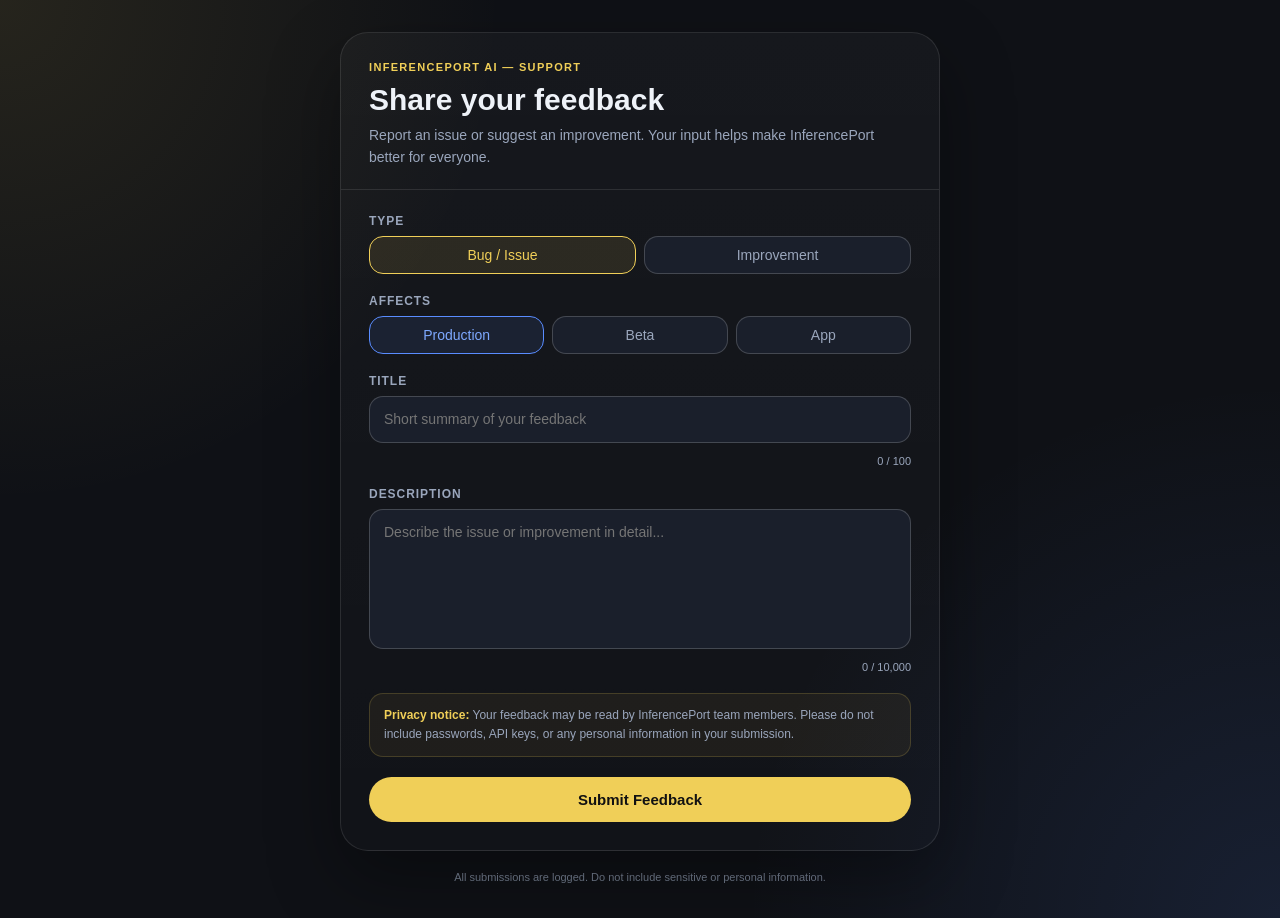
<file: feedback.html>
<!DOCTYPE html>
<html lang="en">
<head>
<meta charset="UTF-8" />
<meta name="viewport" content="width=device-width, initial-scale=1.0" />
<title>InferencePort — Feedback & Support</title>
<style>
  :root {
    color-scheme: dark;
    --bg: #0f1116;
    --panel: rgba(20, 24, 32, 0.9);
    --panel-2: rgba(28, 34, 46, 0.88);
    --border: rgba(255,255,255,0.1);
    --border-strong: rgba(255,255,255,0.18);
    --text: #eef2f8;
    --muted: #9aa6bc;
    --accent: #f0cf58;
    --danger: #f87171;
    --success: #34d399;
    --shadow: 0 28px 70px rgba(0,0,0,0.35);
  }
  * { box-sizing: border-box; margin: 0; padding: 0; }
  *::-webkit-scrollbar { width: 8px; }
  *::-webkit-scrollbar-track { background: transparent; }
  *::-webkit-scrollbar-thumb { border-radius: 999px; background: rgba(255,255,255,0.15); }
  body {
    min-height: 100vh;
    font-family: "Geist", "Segoe UI", sans-serif;
    background:
      radial-gradient(circle at top left, rgba(240,207,88,0.1), transparent 32%),
      radial-gradient(circle at bottom right, rgba(89,140,255,0.12), transparent 34%),
      var(--bg);
    color: var(--text);
    display: flex;
    align-items: center;
    justify-content: center;
    padding: 32px 16px;
  }

  .page {
    width: 100%;
    max-width: 600px;
  }

  .shell {
    border: 1px solid var(--border);
    border-radius: 28px;
    background: linear-gradient(180deg, rgba(255,255,255,0.03), rgba(255,255,255,0.01));
    box-shadow: var(--shadow);
    overflow: hidden;
  }

  .hero {
    padding: 28px 28px 20px;
    border-bottom: 1px solid var(--border);
  }

  .eyebrow {
    font-size: 11px;
    font-weight: 700;
    letter-spacing: 0.12em;
    text-transform: uppercase;
    color: var(--accent);
    margin-bottom: 10px;
  }

  .hero h1 {
    font-size: clamp(22px, 4vw, 30px);
    line-height: 1.1;
    font-weight: 600;
    margin-bottom: 8px;
  }

  .hero p {
    color: var(--muted);
    font-size: 14px;
    line-height: 1.6;
  }

  .content {
    padding: 24px 28px 28px;
  }

  .field-group {
    display: flex;
    flex-direction: column;
    gap: 20px;
  }

  .field {
    display: flex;
    flex-direction: column;
    gap: 8px;
  }

  label {
    font-size: 12px;
    font-weight: 700;
    letter-spacing: 0.08em;
    text-transform: uppercase;
    color: var(--muted);
  }

  .toggle-row {
    display: flex;
    gap: 8px;
  }

  .toggle-btn {
    flex: 1;
    padding: 10px 16px;
    border-radius: 14px;
    border: 1px solid var(--border-strong);
    background: var(--panel-2);
    color: var(--muted);
    font: inherit;
    font-size: 14px;
    font-weight: 500;
    cursor: pointer;
    transition: all 180ms ease;
    text-align: center;
  }

  .toggle-btn:hover {
    border-color: rgba(255,255,255,0.28);
    color: var(--text);
  }

  .toggle-btn.active {
    border-color: var(--accent);
    background: rgba(240,207,88,0.1);
    color: var(--accent);
  }

  .toggle-btn.active-blue {
    border-color: #598cff;
    background: rgba(89,140,255,0.1);
    color: #7ea9ff;
  }

  input[type="text"], textarea {
    width: 100%;
    padding: 12px 14px;
    border-radius: 14px;
    border: 1px solid var(--border-strong);
    background: var(--panel-2);
    color: var(--text);
    font: inherit;
    font-size: 14px;
    line-height: 1.5;
    transition: border-color 160ms ease;
    resize: none;
    outline: none;
  }

  input[type="text"]:focus, textarea:focus {
    border-color: rgba(240,207,88,0.5);
  }

  textarea {
    min-height: 140px;
  }

  .char-count {
    font-size: 11px;
    color: var(--muted);
    text-align: right;
    margin-top: 4px;
    transition: color 160ms ease;
  }

  .char-count.near-limit { color: #f59e0b; }
  .char-count.at-limit { color: var(--danger); }

  .privacy-note {
    padding: 12px 14px;
    border-radius: 14px;
    border: 1px solid rgba(240,207,88,0.18);
    background: rgba(240,207,88,0.06);
    font-size: 12px;
    color: var(--muted);
    line-height: 1.6;
  }

  .privacy-note strong {
    color: var(--accent);
    font-weight: 600;
  }

  .submit-btn {
    width: 100%;
    padding: 14px;
    border-radius: 999px;
    border: 0;
    background: var(--accent);
    color: #111;
    font: inherit;
    font-size: 15px;
    font-weight: 700;
    cursor: pointer;
    transition: transform 160ms ease, opacity 160ms ease;
  }

  .submit-btn:hover { transform: translateY(-1px); opacity: 0.92; }
  .submit-btn:active { transform: scale(0.98); }
  .submit-btn:disabled { cursor: not-allowed; opacity: 0.45; transform: none; }

  /* Success screen */
  .success-screen {
    display: none;
    flex-direction: column;
    align-items: center;
    padding: 40px 28px 36px;
    text-align: center;
    gap: 20px;
  }

  .success-screen.visible { display: flex; }

  .checkmark-wrap {
    width: 88px;
    height: 88px;
    border-radius: 50%;
    background: rgba(52,211,153,0.12);
    border: 2px solid rgba(52,211,153,0.35);
    display: flex;
    align-items: center;
    justify-content: center;
    animation: popIn 400ms cubic-bezier(0.34,1.56,0.64,1) both;
  }

  @keyframes popIn {
    from { transform: scale(0.5); opacity: 0; }
    to { transform: scale(1); opacity: 1; }
  }

  .checkmark {
    width: 40px;
    height: 40px;
    stroke: var(--success);
    fill: none;
    stroke-width: 3;
    stroke-linecap: round;
    stroke-linejoin: round;
  }

  .checkmark path {
    stroke-dasharray: 60;
    stroke-dashoffset: 60;
    animation: drawCheck 500ms ease 300ms forwards;
  }

  @keyframes drawCheck {
    to { stroke-dashoffset: 0; }
  }

  .success-title {
    font-size: 26px;
    font-weight: 600;
    line-height: 1.1;
  }

  .success-sub {
    font-size: 14px;
    color: var(--muted);
    line-height: 1.6;
    max-width: 340px;
  }

  .success-actions {
    display: flex;
    gap: 10px;
    width: 100%;
    flex-wrap: wrap;
  }

  .btn-outline {
    flex: 1;
    min-width: 140px;
    padding: 11px 16px;
    border-radius: 999px;
    border: 1px solid var(--border-strong);
    background: transparent;
    color: var(--text);
    font: inherit;
    font-size: 14px;
    font-weight: 600;
    cursor: pointer;
    transition: all 160ms ease;
    text-align: center;
    text-decoration: none;
    display: flex;
    align-items: center;
    justify-content: center;
  }

  .btn-outline:hover { background: rgba(255,255,255,0.06); border-color: rgba(255,255,255,0.28); }

  .btn-accent {
    flex: 1;
    min-width: 140px;
    padding: 11px 16px;
    border-radius: 999px;
    border: 0;
    background: var(--accent);
    color: #111;
    font: inherit;
    font-size: 14px;
    font-weight: 700;
    cursor: pointer;
    transition: all 160ms ease;
    text-align: center;
  }

  .btn-accent:hover { opacity: 0.88; transform: translateY(-1px); }

  .env-field {
    transition: opacity 200ms ease, max-height 200ms ease;
    overflow: hidden;
    max-height: 100px;
    opacity: 1;
  }
  .env-field.hidden-field {
    max-height: 0;
    opacity: 0;
    pointer-events: none;
  }

  .error-note {
    padding: 10px 14px;
    border-radius: 12px;
    border: 1px solid rgba(248,113,113,0.3);
    background: rgba(248,113,113,0.08);
    font-size: 13px;
    color: var(--danger);
    display: none;
  }

  .error-note.visible { display: block; }

  .disclaimer {
    margin-top: 18px;
    font-size: 11px;
    color: rgba(154,166,188,0.6);
    text-align: center;
    line-height: 1.5;
  }
</style>
</head>
<body>
<div class="page">
  <div class="shell">
    <div class="hero">
      <div class="eyebrow">InferencePort AI &mdash; Support</div>
      <h1>Share your feedback</h1>
      <p>Report an issue or suggest an improvement. Your input helps make InferencePort better for everyone.</p>
    </div>

    <div id="formSection" class="content">
      <div class="field-group">

        <div class="field">
          <label>Type</label>
          <div class="toggle-row">
            <button class="toggle-btn active" id="btnIssue" onclick="setType('issue')">Bug / Issue</button>
            <button class="toggle-btn" id="btnImprovement" onclick="setType('improvement')">Improvement</button>
          </div>
        </div>

        <div class="field env-field" id="envField">
          <label>Affects</label>
          <div class="toggle-row">
            <button class="toggle-btn active-blue" id="btnProduction" onclick="setEnv('production')">Production</button>
            <button class="toggle-btn" id="btnBeta" onclick="setEnv('beta')">Beta</button>
            <button class="toggle-btn" id="btnApp" onclick="setEnv('app')">App</button>
          </div>
        </div>

        <div class="field">
          <label>Title</label>
          <input type="text" id="titleInput" placeholder="Short summary of your feedback" maxlength="100" oninput="updateCharCount('titleInput','titleCount',100)" />
          <div class="char-count" id="titleCount">0 / 100</div>
        </div>

        <div class="field">
          <label>Description</label>
          <textarea id="bodyInput" placeholder="Describe the issue or improvement in detail..." maxlength="10000" oninput="updateCharCount('bodyInput','bodyCount',10000)"></textarea>
          <div class="char-count" id="bodyCount">0 / 10,000</div>
        </div>

        <div class="privacy-note">
          <strong>Privacy notice:</strong> Your feedback may be read by InferencePort team members. Please do not include passwords, API keys, or any personal information in your submission.
        </div>

        <div class="error-note" id="errorNote"></div>

        <button class="submit-btn" id="submitBtn" onclick="submitFeedback()">Submit Feedback</button>
      </div>
    </div>

    <div id="successSection" class="success-screen">
      <div class="checkmark-wrap">
        <svg class="checkmark" viewBox="0 0 44 44">
          <path d="M10 22 L19 31 L34 14" />
        </svg>
      </div>
      <div>
        <div class="success-title">Thank you!</div>
      </div>
      <div class="success-sub">We value your feedback. Your ticket has been submitted and will be reviewed by our team.</div>
      <div class="success-actions">
        <a id="backToChat" href="#" class="btn-outline">Back to Chat</a>        <button class="btn-accent" onclick="resetForm()">Submit Another Ticket</button>
      </div>
    </div>
  </div>
  <div class="disclaimer">All submissions are logged. Do not include sensitive or personal information.</div>
</div>

<script>
  (function () {
    const isChatRoute = location.pathname.startsWith('/chat');
    const basePath = isChatRoute ? '/chat/' : '/';

    document.getElementById('backToChat').href = basePath;
  })();
</script>

<script>
  let currentType = 'issue';
  let currentEnv = 'production';

  document.addEventListener('DOMContentLoaded', updateEnvButtons);

  function setType(type) {
    currentType = type;
    document.getElementById('btnIssue').className = 'toggle-btn' + (type === 'issue' ? ' active' : '');
    document.getElementById('btnImprovement').className = 'toggle-btn' + (type === 'improvement' ? ' active' : '');
    const envField = document.getElementById('envField');
    envField.classList.remove('hidden-field');
    if (type === 'improvement' && currentEnv === 'beta') {
        setEnv('production');
    }
    updateEnvButtons();
  }

  function setEnv(env) {
    currentEnv = env;
    updateEnvButtons();
  }

  function updateEnvButtons() {
    const betaDisabled = currentType === 'improvement';
    const btnBeta = document.getElementById('btnBeta');
    btnBeta.disabled = betaDisabled;
    btnBeta.style.opacity = betaDisabled ? '0.35' : '';
    btnBeta.style.cursor = betaDisabled ? 'not-allowed' : '';
    btnBeta.style.pointerEvents = betaDisabled ? 'none' : '';

    document.getElementById('btnProduction').className = 'toggle-btn' + (currentEnv === 'production' ? ' active-blue' : '');
    document.getElementById('btnBeta').className = 'toggle-btn' + (currentEnv === 'beta' ? ' active-blue' : '');
    document.getElementById('btnApp').className = 'toggle-btn' + (currentEnv === 'app' ? ' active-blue' : '');
  }

  function updateCharCount(inputId, countId, max) {
    const input = document.getElementById(inputId);
    const counter = document.getElementById(countId);
    const len = input.value.length;
    const formatted = max >= 1000 ? `${len.toLocaleString()} / ${max.toLocaleString()}` : `${len} / ${max}`;
    counter.textContent = formatted;
    const ratio = len / max;
    counter.className = 'char-count' + (ratio >= 1 ? ' at-limit' : ratio >= 0.9 ? ' near-limit' : '');
  }

  function showError(msg) {
    const note = document.getElementById('errorNote');
    note.textContent = msg;
    note.classList.add('visible');
  }

  function clearError() {
    document.getElementById('errorNote').classList.remove('visible');
  }

  async function submitFeedback() {
    clearError();
    const title = document.getElementById('titleInput').value.trim();
    const body = document.getElementById('bodyInput').value.trim();

    if (!title) { showError('Please add a title before submitting.'); return; }
    if (!body) { showError('Please describe your feedback before submitting.'); return; }

    const btn = document.getElementById('submitBtn');
    btn.disabled = true;
    btn.textContent = 'Submitting…';

    try {
      const payload = {
        type: currentType,
        environment: currentType === 'issue' ? currentEnv : null,
        title,
        body,
      };

      const res = await fetch('/api/feedback/submit', {
        method: 'POST',
        headers: { 'Content-Type': 'application/json' },
        body: JSON.stringify(payload),
      });

      if (!res.ok) {
        const data = await res.json().catch(() => ({}));
        throw new Error(data.message || 'Submission failed. Please try again.');
      }

      document.getElementById('formSection').style.display = 'none';
      const success = document.getElementById('successSection');
      success.classList.add('visible');

    } catch (err) {
      showError(err.message || 'Something went wrong. Please try again.');
      btn.disabled = false;
      btn.textContent = 'Submit Feedback';
    }
  }

  function resetForm() {
    document.getElementById('titleInput').value = '';
    document.getElementById('bodyInput').value = '';
    updateCharCount('titleInput', 'titleCount', 100);
    updateCharCount('bodyInput', 'bodyCount', 10000);
    setType('issue');
    setEnv('production');
    clearError();
    document.getElementById('formSection').style.display = '';
    const success = document.getElementById('successSection');
    success.classList.remove('visible');
    document.getElementById('submitBtn').disabled = false;
    document.getElementById('submitBtn').textContent = 'Submit Feedback';
  }
</script>
</body>
</html>
</file>
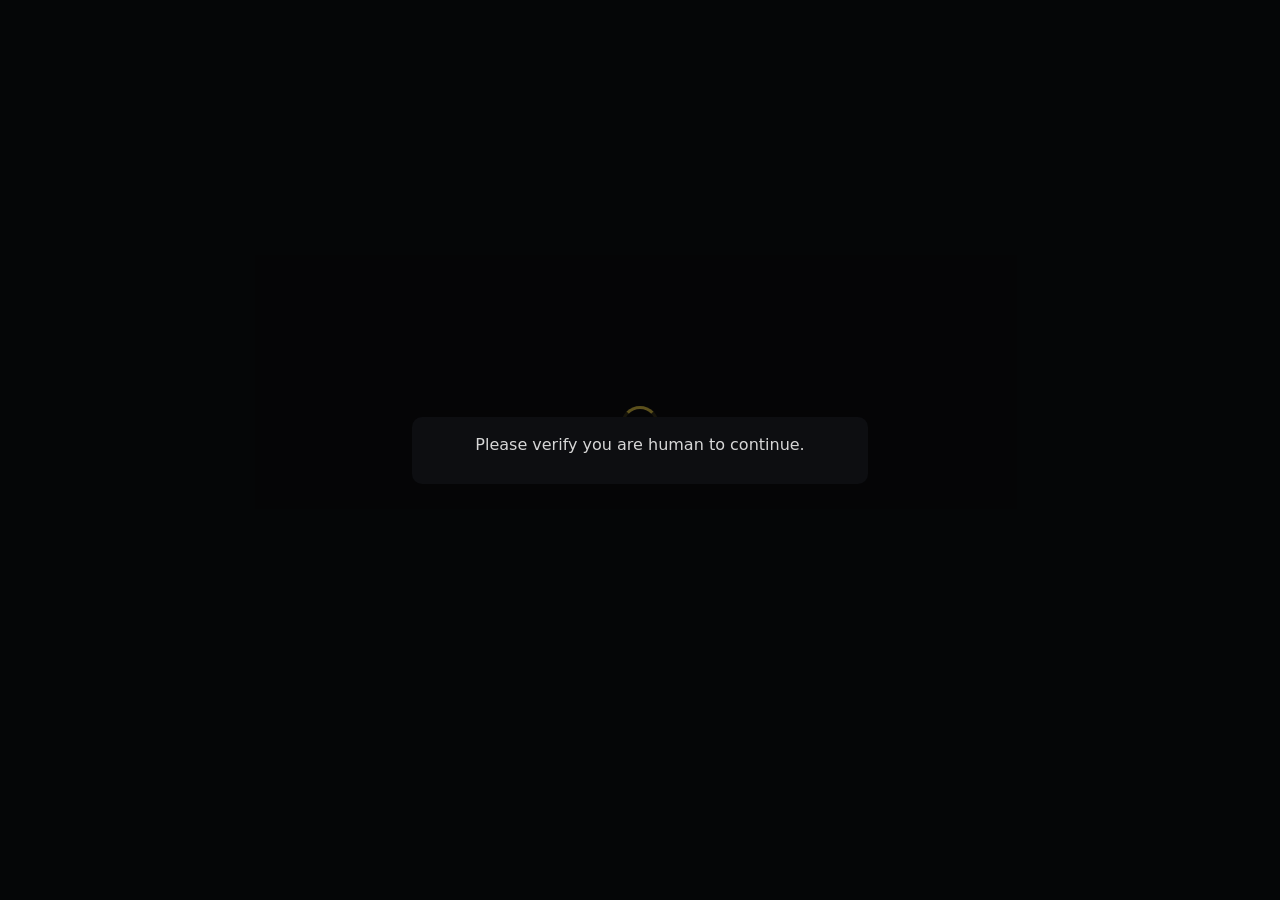
<file: oauth-callback.html>
<!doctype html>
<html lang="en">
  <head>
    <meta charset="UTF-8" />
    <title>Signing in…</title>
    <style>
      body {
        background: #0d0e11;
        color: #e8eaf0;
        font-family: system-ui, sans-serif;
        display: flex;
        align-items: center;
        justify-content: center;
        height: 100vh;
        margin: 0;
      }
      .box {
        text-align: center;
      }
      .spinner {
        width: 32px;
        height: 32px;
        border: 3px solid rgba(229, 200, 70, 0.2);
        border-top-color: #e5c846;
        border-radius: 50%;
        animation: spin 0.8s linear infinite;
        margin: 0 auto 16px;
      }
      @keyframes spin {
        to {
          transform: rotate(360deg);
        }
      }
    </style>
  </head>
  <body>
    <div class="box">
      <div class="spinner"></div>
      <p id="msg">Completing sign-in…</p>
    </div>
	<script>
	(function () {
	// ── Extract tokens from URL hash (Supabase implicit flow) or search params ──
	function getTokens() {
		const hash   = new URLSearchParams(location.hash.replace('#', ''));
		const search = new URLSearchParams(location.search);
		return {
		access_token:  hash.get('access_token')     || search.get('access_token'),
		refresh_token: hash.get('refresh_token')    || search.get('refresh_token'),
		error:         hash.get('error')            || search.get('error'),
		error_desc:    hash.get('error_description')|| search.get('error_description'),
		};
	}

	const tokens = getTokens();
	const msgEl  = document.getElementById('msg');

	if (tokens.error) {
		msgEl.textContent = 'Sign-in error: ' + (tokens.error_desc || tokens.error);
	} 
	else if (tokens.access_token) {
		const payload = {
		type: 'oauth:callback',
		access_token: tokens.access_token,
		refresh_token: tokens.refresh_token || '',
		};

		// ── BroadcastChannel (preferred) ───────────────────────────────────────
		try {
		const bc = new BroadcastChannel('ipai_oauth_channel');
		bc.postMessage(payload);
		bc.close();
		} catch (_) {}

		// ── postMessage to opener (popup flow) ─────────────────────────────────
		if (window.opener && !window.opener.closed) {
		try {
			window.opener.postMessage(payload, location.origin);
		} catch (_) {}

		msgEl.textContent = 'Sign-in complete! Closing…';

		// Give the message a moment to propagate, then close the popup.
		setTimeout(() => {
			try { window.close(); } catch (_) {}
			// Fallback: some browsers block window.close()
			setTimeout(() => {
			location.replace('about:blank');
			}, 200);
		}, 250);

		return; // VALID NOW — inside IIFE
		}

		// ── Same-tab fallback (no popup) ───────────────────────────────────────
		const base = location.pathname.startsWith('/chat/') ? '/chat/' : '/';
		const url = `${base}?oauth=1&t=${encodeURIComponent(tokens.access_token)}&r=${encodeURIComponent(tokens.refresh_token || '')}`;
		msgEl.textContent = 'Sign-in complete! Redirecting…';
		location.replace(url);
	} 
	else {
		msgEl.textContent = 'No token received. You can close this window.';
	}
	})();
	</script>


    <script
      src="https://challenges.cloudflare.com/turnstile/v0/api.js"
      async
      defer
    ></script>
    <div
      id="turnstile-overlay"
      style="
        position: fixed;
        inset: 0;
        display: flex;
        align-items: center;
        justify-content: center;
        background: rgba(0, 0, 0, 0.6);
        z-index: 9999;
      "
    >
      <div
        style="
          background: #0d0e11;
          padding: 18px;
          border-radius: 10px;
          text-align: center;
          max-width: 420px;
          width: 90%;
        "
      >
        <div style="color: #d7d7d7; margin-bottom: 12px">
          Please verify you are human to continue.
        </div>
        <div
          class="cf-turnstile"
          data-sitekey="0x4AAAAAAC1ZXKIhZ9Kdz8j9"
          data-callback="onTurnstileSuccess"
        ></div>
      </div>
    </div>
    <script type="module" src="/js/turnstile.js"></script>
  </body>
</html>
</file>
